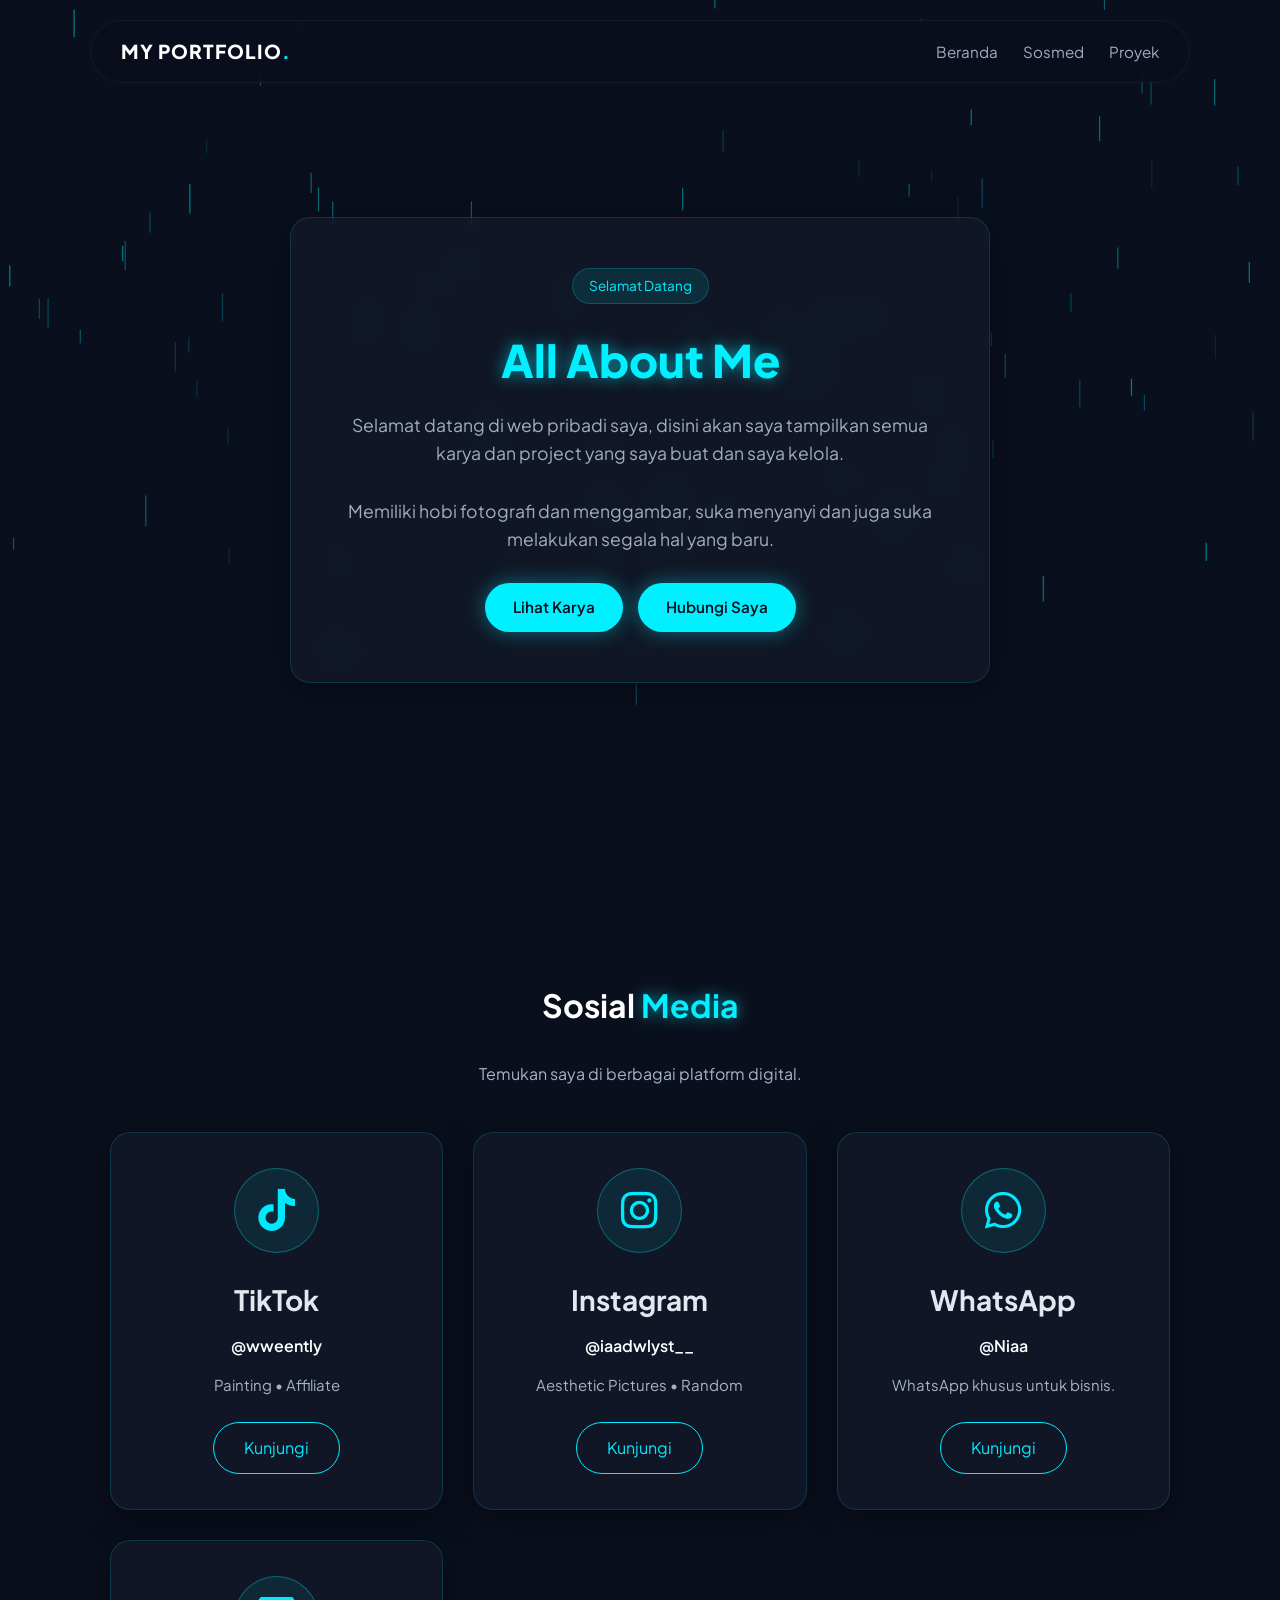
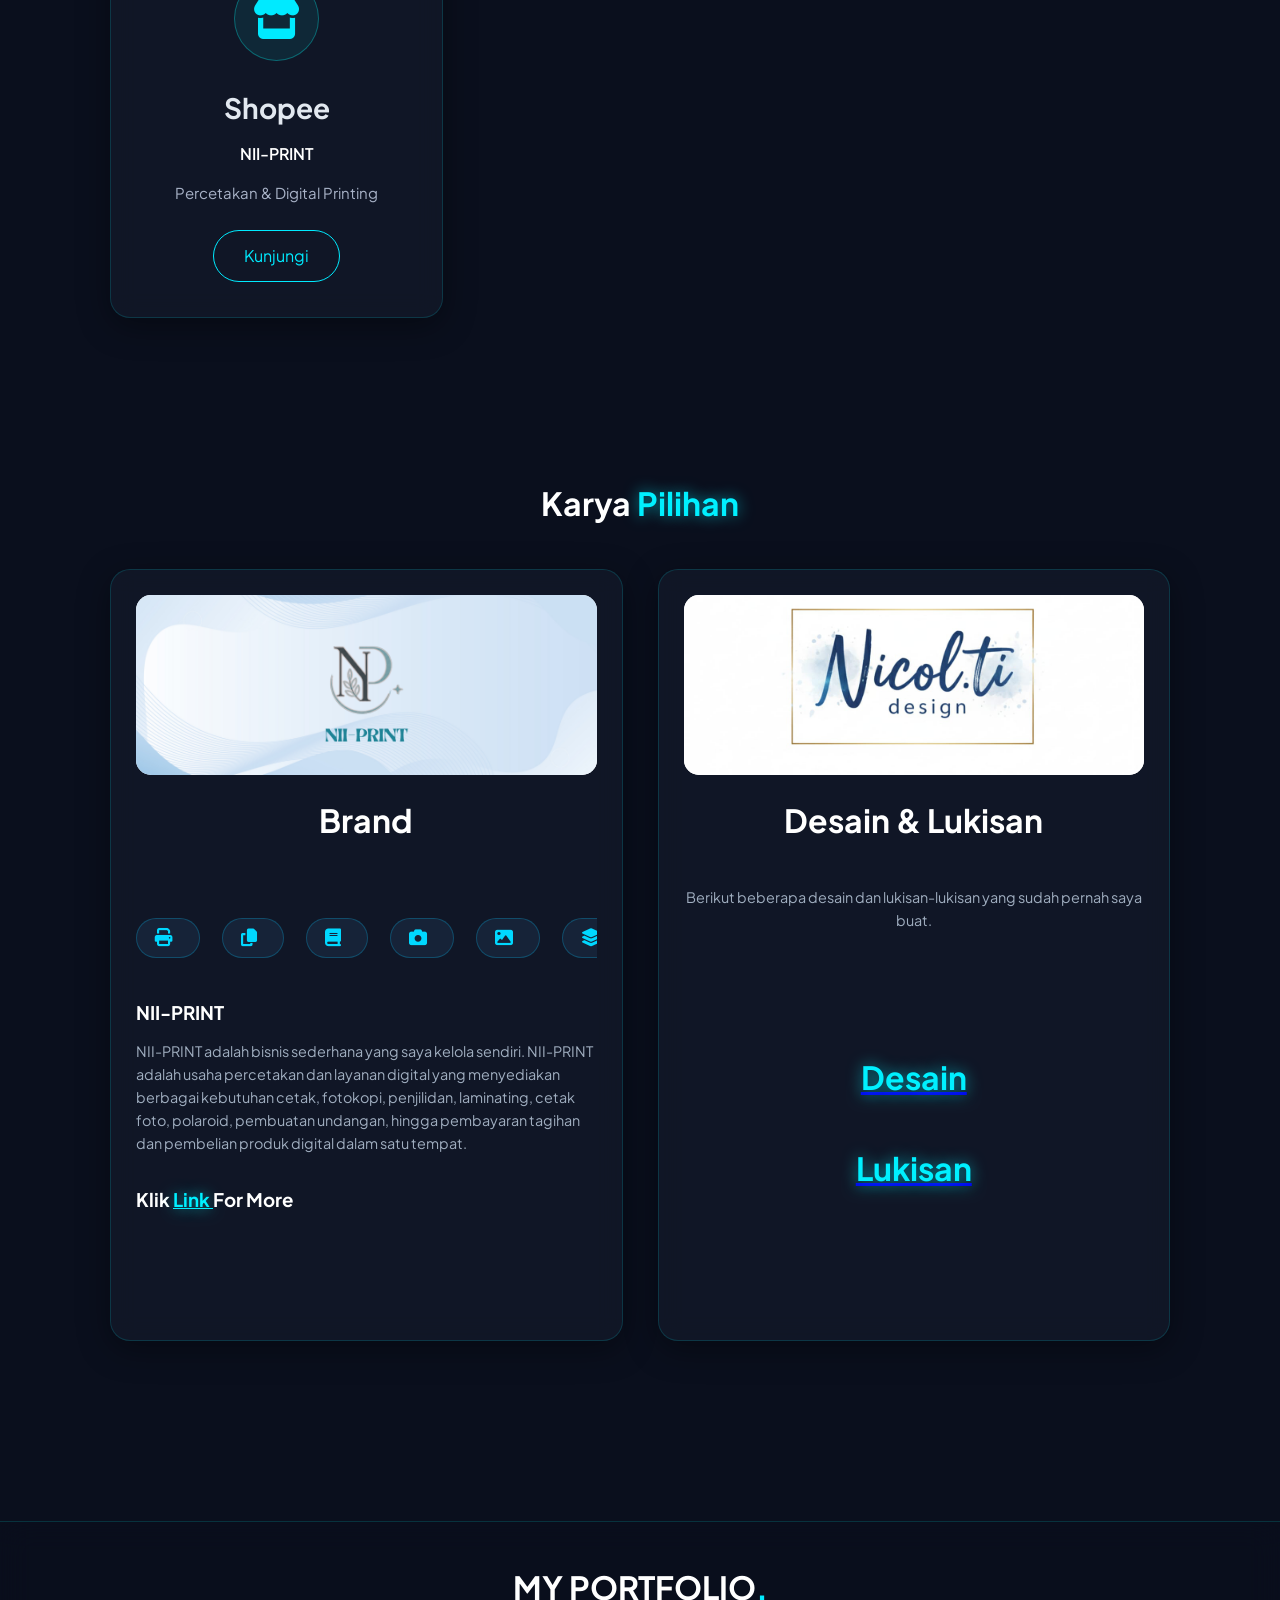
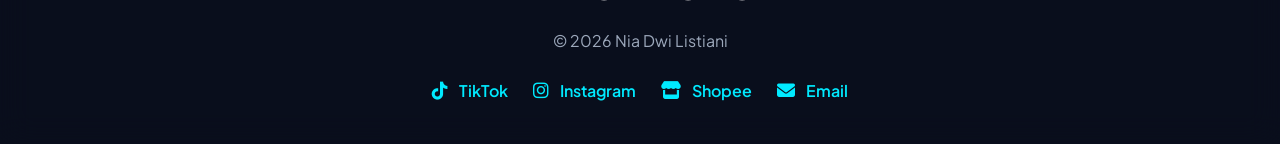
<file: index.html>
<!doctype html>
<html lang="id">
  <head>
    <link rel="stylesheet"
    href="https://cdnjs.cloudflare.com/ajax/libs/font-awesome/6.7.2/css/all.min.css">
    <meta charset="UTF-8" />
    <meta name="viewport" content="width=device-width, initial-scale=1.0" />
    <title>Portofolio Interaktif</title>
    <link rel="stylesheet" href="style.css" />

    <!-- Google Fonts -->
    <link rel="preconnect" href="https://fonts.googleapis.com" />
    <link rel="preconnect" href="https://fonts.gstatic.com" crossorigin />
    <link
      href="https://fonts.googleapis.com/css2?family=Plus+Jakarta+Sans:wght@300;400;600;800&display=swap"
      rel="stylesheet"
    />
  </head>
  <body>

    <!-- Canvas untuk Animasi Hujan Background -->
    <canvas id="rainCanvas"></canvas>

    <!-- Navigation Bar -->
    <nav class="navbar">
      <div class="logo">MY PORTFOLIO<span>.</span></div>
      <ul class="nav-links">
        <li><a href="#hero">Beranda</a></li> 
        <li><a href="#sosmed">Sosmed</a></li>
        <li><a href="#projects">Proyek</a></li>
      </ul>
    </nav>

    <!-- Hero Section -->
    <section id="hero" class="hero-section">
      <div class="glass-card hero-card">
        <span class="badge">Selamat Datang</span>
        <h1>
          <span class="text-glow">All About Me</span>
        </h1>
        <p>
          Selamat datang di web pribadi saya, disini akan saya tampilkan semua
          karya dan project yang saya buat dan saya kelola.
        </p>
        <p>
          Memiliki hobi fotografi dan menggambar, suka menyanyi dan juga
          suka melakukan segala hal yang baru.
        </p>
        <div class="hero-buttons">
          <a href="#projects" class="btn btn-primary">Lihat Karya</a>
          <a href="#sosmed" class="btn btn-primary">Hubungi Saya</a>
        </div>
      </div>
    </section>

    <!-- ================= SOSMED ================= -->

<section id="sosmed" class="content-section">
  <h2 class="section-title">Sosial <span class="text-glow">Media</span></h2>

  <p class="section-description">Temukan saya di berbagai platform digital.</p>

  <div class="social-grid">
    <!-- TikTok -->

    <div class="glass-card social-card">
      <div class="social-icon">
        <i class="fab fa-tiktok"></i>
      </div>

      <h3>TikTok</h3>

      <p>@wweently</p>

      <span>Painting • Affiliate</span>

      <a
        href="https://www.tiktok.com/@wweently?_r=1&_t=ZS-98SSx0xy06H"
        target="_blank"
        class="social-btn"
      >
        Kunjungi
      </a>
    </div>

    <!-- Instagram -->

    <div class="glass-card social-card">
      <div class="social-icon">
        <i class="fab fa-instagram"></i>
      </div>

      <h3>Instagram</h3>

      <p>@iaadwlyst__</p>

      <span>Aesthetic Pictures • Random</span>
      <a
        href="https://www.instagram.com/iaadwlyst__?igsh=MWVuN3VsY2ltOTUycg=="
        target="_blank"
        class="social-btn"
      >
        Kunjungi
      </a>
    </div>

    <!-- Instagram -->

    <div class="glass-card social-card">
      <div class="social-icon">
        <i class="fab fa-whatsapp"></i>
      </div>

      <h3>WhatsApp</h3>

      <p>@Niaa</p>

      <span>WhatsApp khusus untuk bisnis.</span>
      <a
        href="https://wa.me/085725650524"
        target="_blank"
        class="social-btn"
      >
        Kunjungi
      </a>
    </div>

   <!-- Shopee -->

        <div class="glass-card social-card">
            <div class="social-icon">
                <i class="fas fa-store"></i>
            </div>
            <h3>Shopee</h3>
            <p>NII-PRINT</p>
            <span>Percetakan & Digital Printing</span>
            <a href="shopee.co.id/niadwi_014"
               target="_blank"
               class="social-btn">
               Kunjungi
            </a>
        </div>
    </div>
</section>


    <!-- Section Proyek Singkat (Contoh) -->
    <section id="projects" class="content-section">
      <h2 class="section-title">
        Karya <span class="text-glow">Pilihan</span>
      </h2>
      <div class="grid-container">
        <div class="glass-card project-card">
          <div class="card-image-placeholder">
              <img src="gambar/Brand.png" alt="Brand">
          </div>
          <h2 class="section-title">Brand</h2>
          <div class="services-slider">
        </div>
        <div class="services-slider">
    <div class="services-track">
        <div class="service-item">
            <i class="fas fa-print"></i>
            <span></span>
        </div>
        <div class="service-item">
            <i class="fas fa-copy"></i>
            <span></span>
        </div>
        <div class="service-item">
            <i class="fas fa-book"></i>
            <span></span>
        </div>
        <div class="service-item">
            <i class="fas fa-camera"></i>
            <span></span>
        </div>
        <div class="service-item">
            <i class="fas fa-image"></i>
            <span></span>
        </div>
        <div class="service-item">
            <i class="fas fa-layer-group"></i>
            <span></span>
        </div>
        <div class="service-item">
            <i class="fas fa-envelope"></i>
            <span></span>
        </div>
        <div class="service-item">
            <i class="fas fa-mobile-screen"></i>
            <span></span>
        </div>
        <div class="service-item">
            <i class="fas fa-wifi"></i>
            <span></span>
        </div>
        <div class="service-item">
            <i class="fas fa-bolt"></i>
            <span></span>
        </div>
        <div class="service-item">
            <i class="fas fa-droplet"></i>
            <span></span>
        </div>
        <div class="service-item">
            <i class="fas fa-credit-card"></i>
            <span></span>
        </div>
        <div class="service-item">
            <i class="fas fa-palette"></i>
            <span></span>
        </div>
        <div class="service-item">
            <i class="fas fa-file-lines"></i>
            <span></span>
        </div>

        <!-- Duplikat agar animasi tidak putus -->

        <div class="service-item"><i class="fas fa-print"></i><span></span></div>
        <div class="service-item"><i class="fas fa-copy"></i><span></span></div>
        <div class="service-item"><i class="fas fa-book"></i><span></span></div>
        <div class="service-item"><i class="fas fa-camera"></i><span></span></div>
        <div class="service-item"><i class="fas fa-image"></i><span></span></div>
        <div class="service-item"><i class="fas fa-layer-group"></i><span></span></div>
        <div class="service-item"><i class="fas fa-envelope"></i><span></span></div>
        <div class="service-item"><i class="fas fa-mobile-screen"></i><span></span></div>
        <div class="service-item"><i class="fas fa-wifi"></i><span></span></div>
        <div class="service-item"><i class="fas fa-bolt"></i><span></span></div>
        <div class="service-item"><i class="fas fa-droplet"></i><span></span></div>
        <div class="service-item"><i class="fas fa-credit-card"></i><span></span>
        </div>
      </div>
    </div>
          <h3>NII-PRINT</h3>
          <p>
            NII-PRINT adalah bisnis sederhana yang saya kelola sendiri.
            NII-PRINT adalah usaha percetakan dan layanan digital yang 
            menyediakan berbagai kebutuhan cetak, fotokopi, penjilidan, 
            laminating, cetak foto, polaroid, pembuatan undangan, hingga 
            pembayaran tagihan dan pembelian produk digital dalam satu tempat.
          </p>
          <h3>Klik 
          <a href="NII-PRINT/index.html" class="text-glow">
            Link
          </a>
          </span> For More</h3>
        </div>

        <!-- Desain & Lukisan --> 
        <div class="grid-container">
        <div class="glass-card project-card">
          <div class="card-image-placeholder">
              <img src="gambar/Nicol.ti.jpg" alt="Desain">
          </div>
          <h2 class="section-title">Desain & Lukisan</h2>
          <p class="section-title">
            Berikut beberapa desain dan lukisan-lukisan yang sudah pernah saya buat.
          </p>

          <!-- Section Galeri Desain -->
          <section id="design-gallery" class="content-section">
          <a href="desain.html" class="gallery-link">
            <h2 class="section-title">
              <span class="text-glow">Desain</span>
            </h2>
          </a>
          <a href="lukisan.html" class="gallery-link">
            <h2 class="section-title">
              <span class="text-glow">Lukisan</span>
            </h2>
          </a>
        <div class="grid-container">
        </div>
        </section>
</section>
    <script src="script.js"></script>

    <!-- ================= FOOTER ================= -->

<footer class="footer">

    <div class="footer-content">

        <h2 class="footer-logo">
            MY PORTFOLIO<span>.</span>
        </h2>

        <p class="footer-copy">
            © 2026 Nia Dwi Listiani
        </p>

        <div class="footer-social">

            <a href="https://www.tiktok.com/@wweently?_r=1&_t=ZS-98SSx0xy06H" target="_blank">
                <i class="fab fa-tiktok"></i>
                TikTok
            </a>

            <a href="https://www.instagram.com/iaadwlyst__?igsh=MWVuN3VsY2ltOTUycg==" target="_blank">
                <i class="fab fa-instagram"></i>
                Instagram
            </a>

            <a href="shopee.co.id/niadwi_014" target="_blank">
                <i class="fas fa-store"></i>
                Shopee
            </a>

            <a href="mailto:listianiniadwi65@gmail.com">
                <i class="fas fa-envelope"></i>
                Email
            </a>

        </div>

    </div>

</footer>
  </body>
</html>
</file>
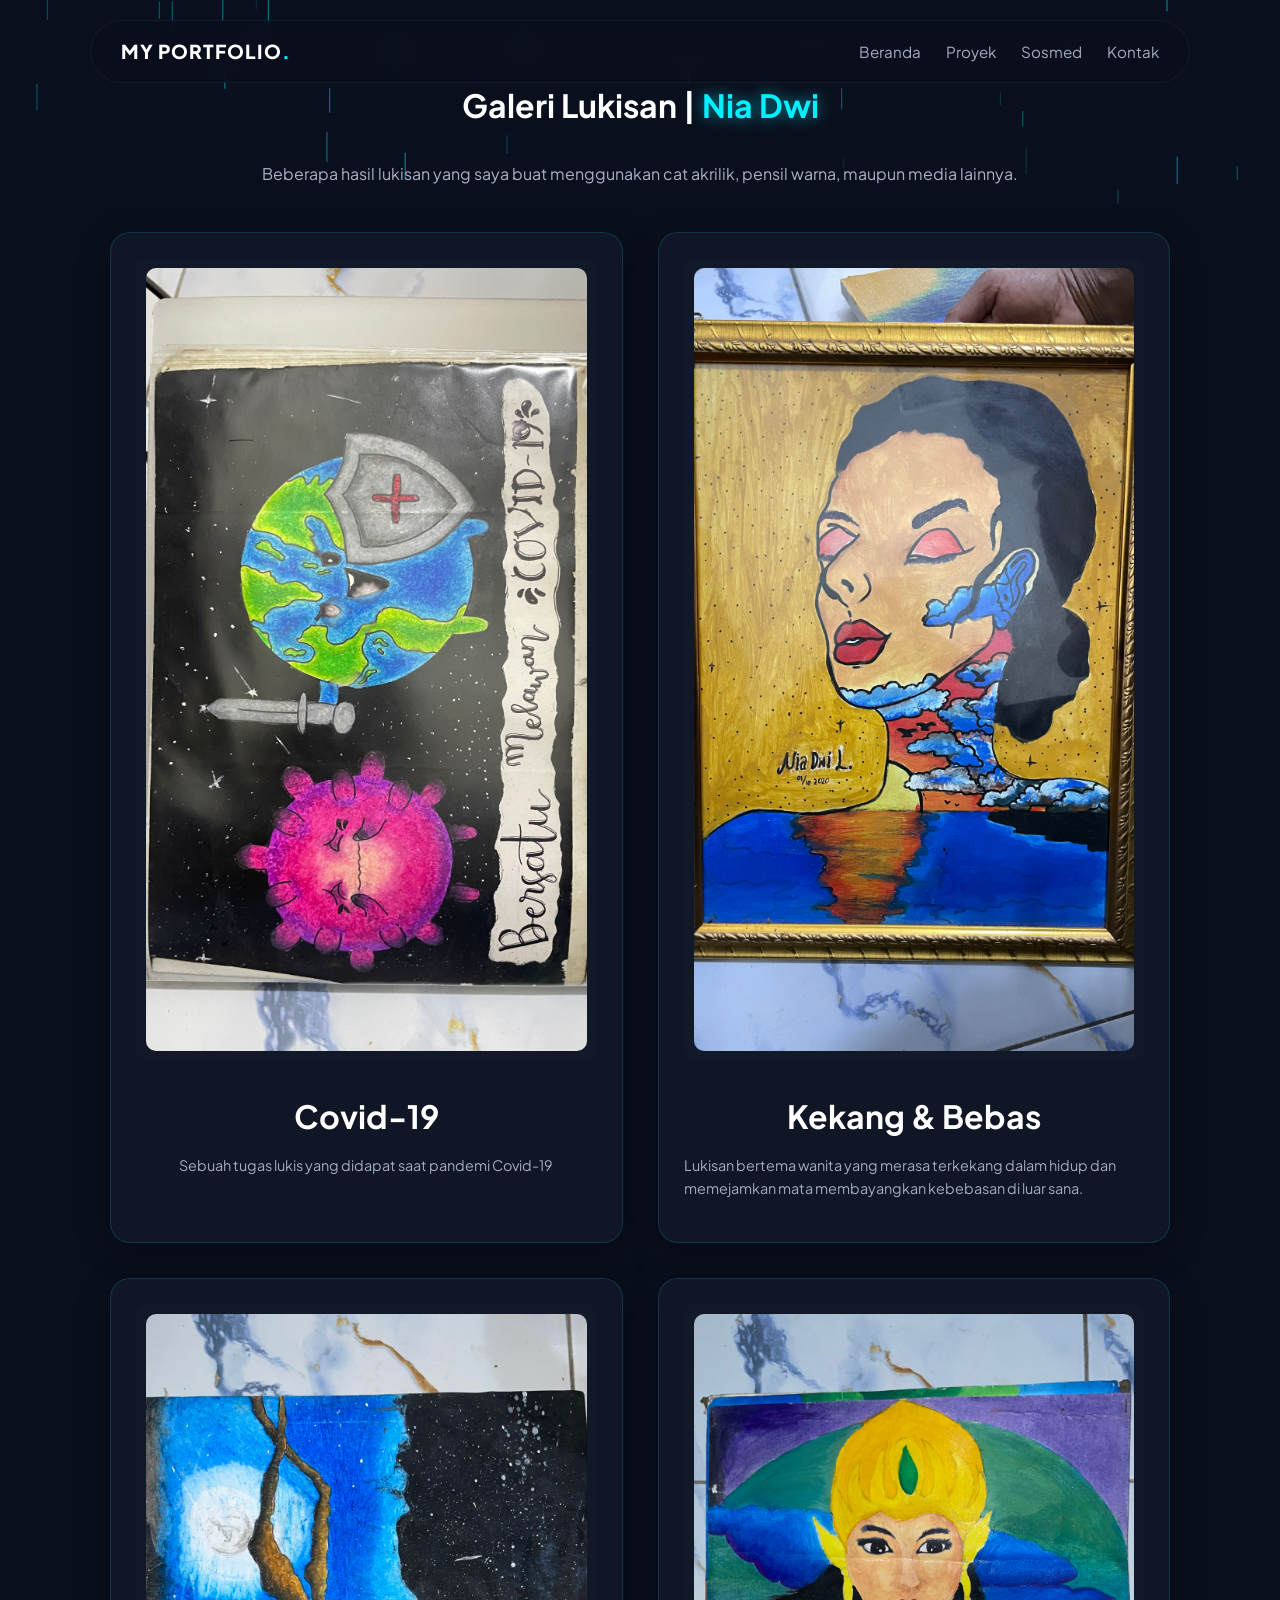
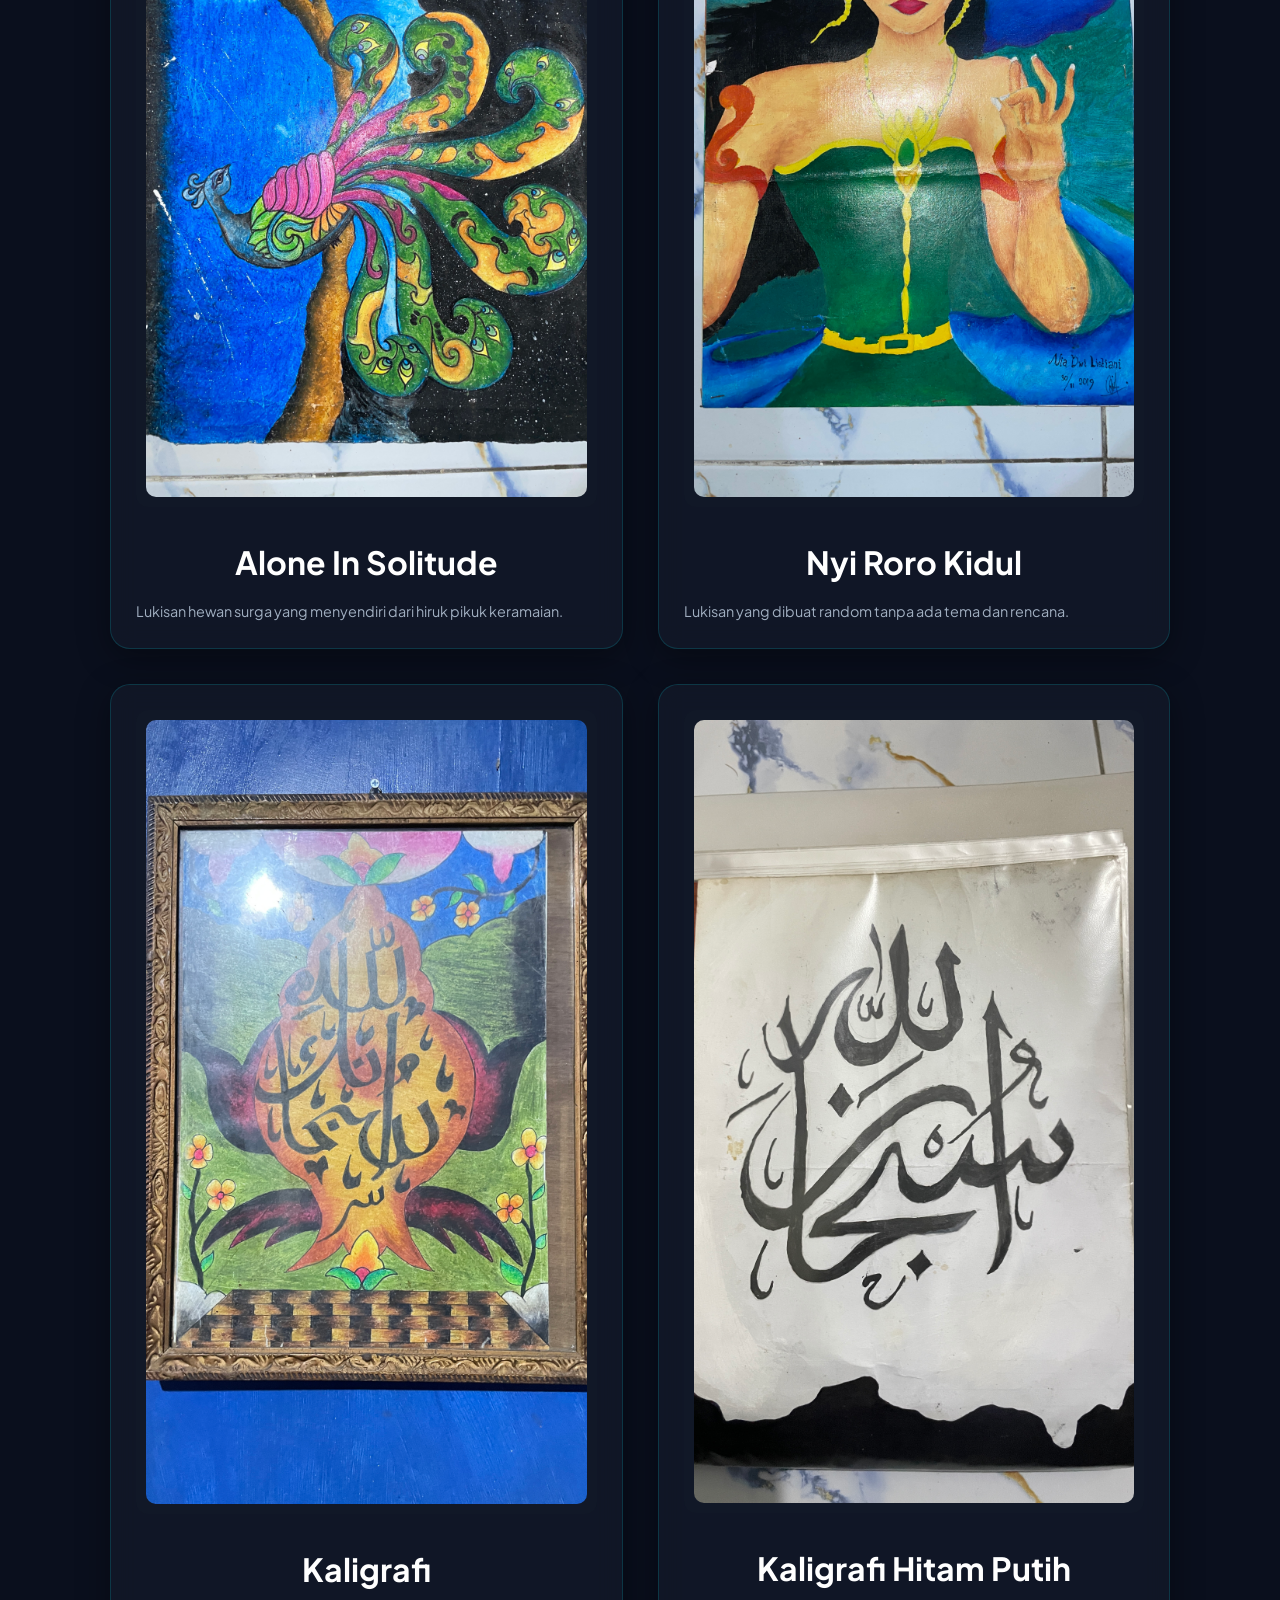
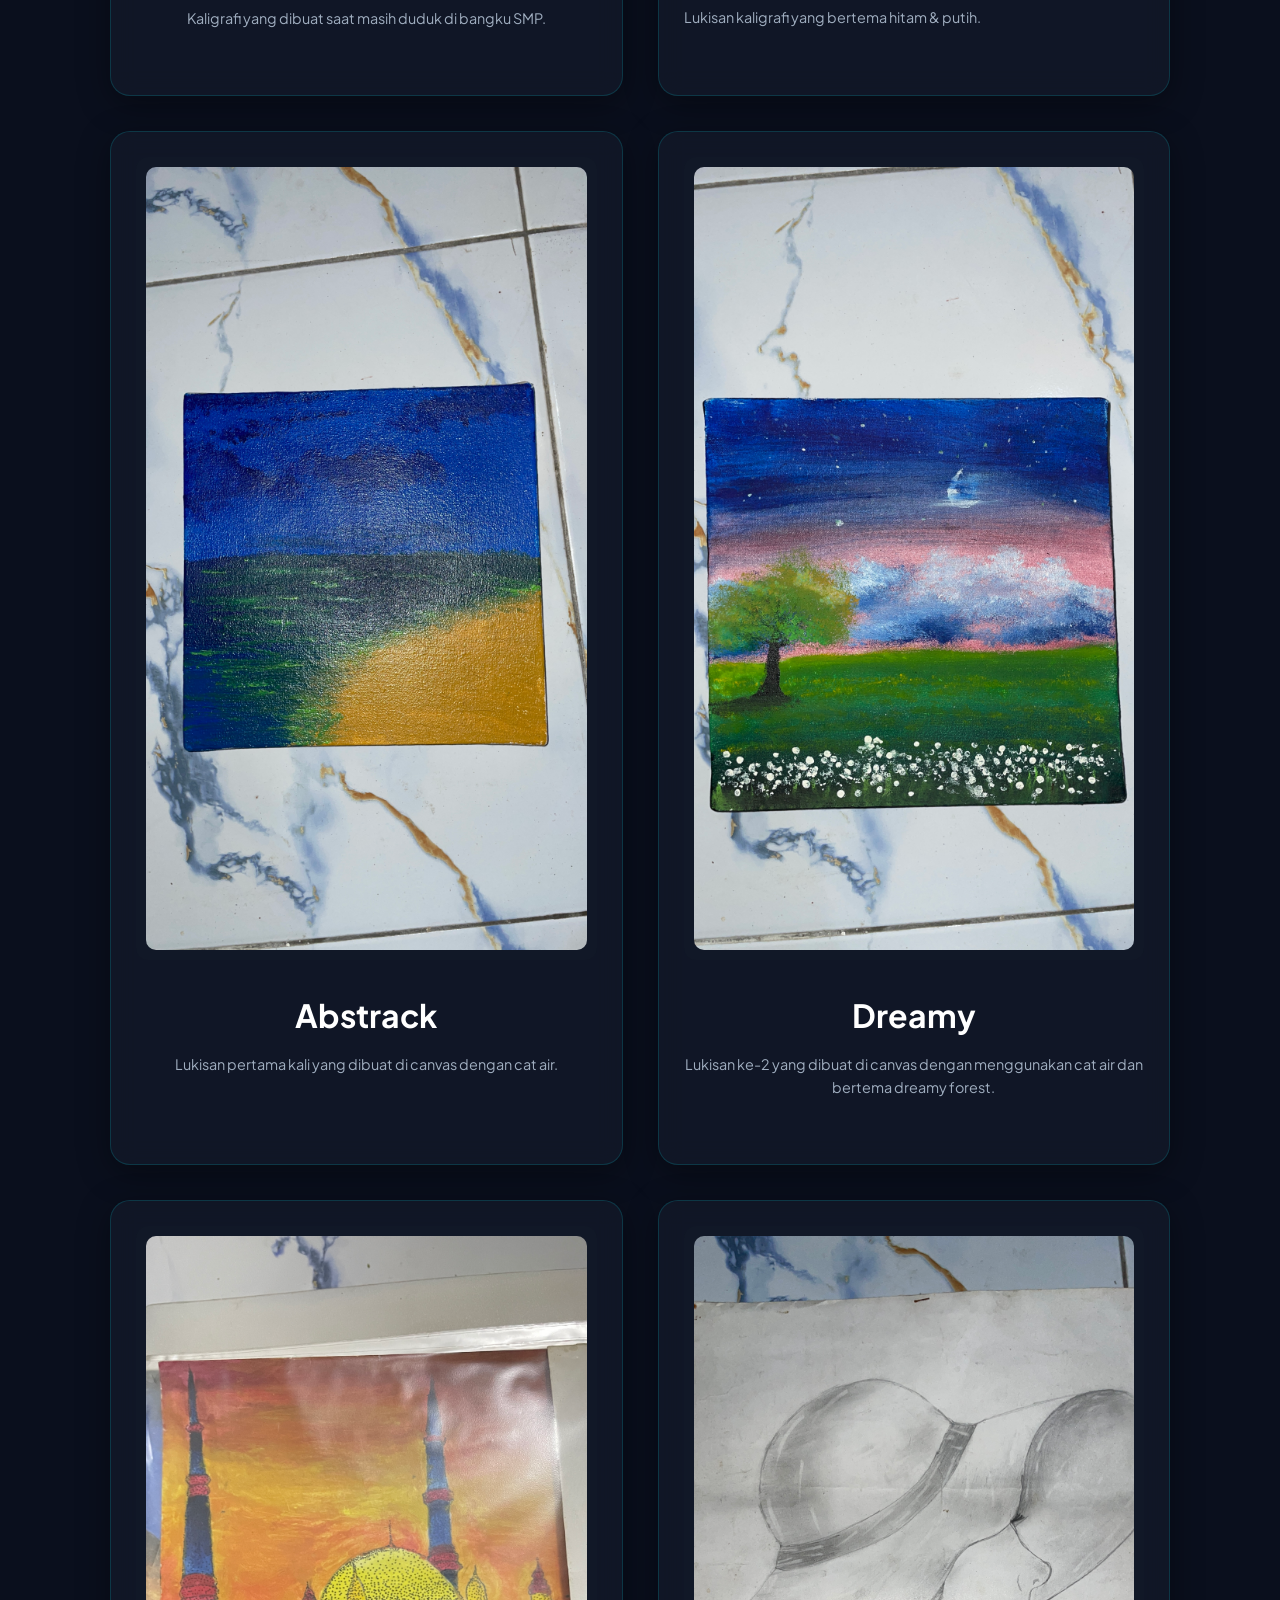
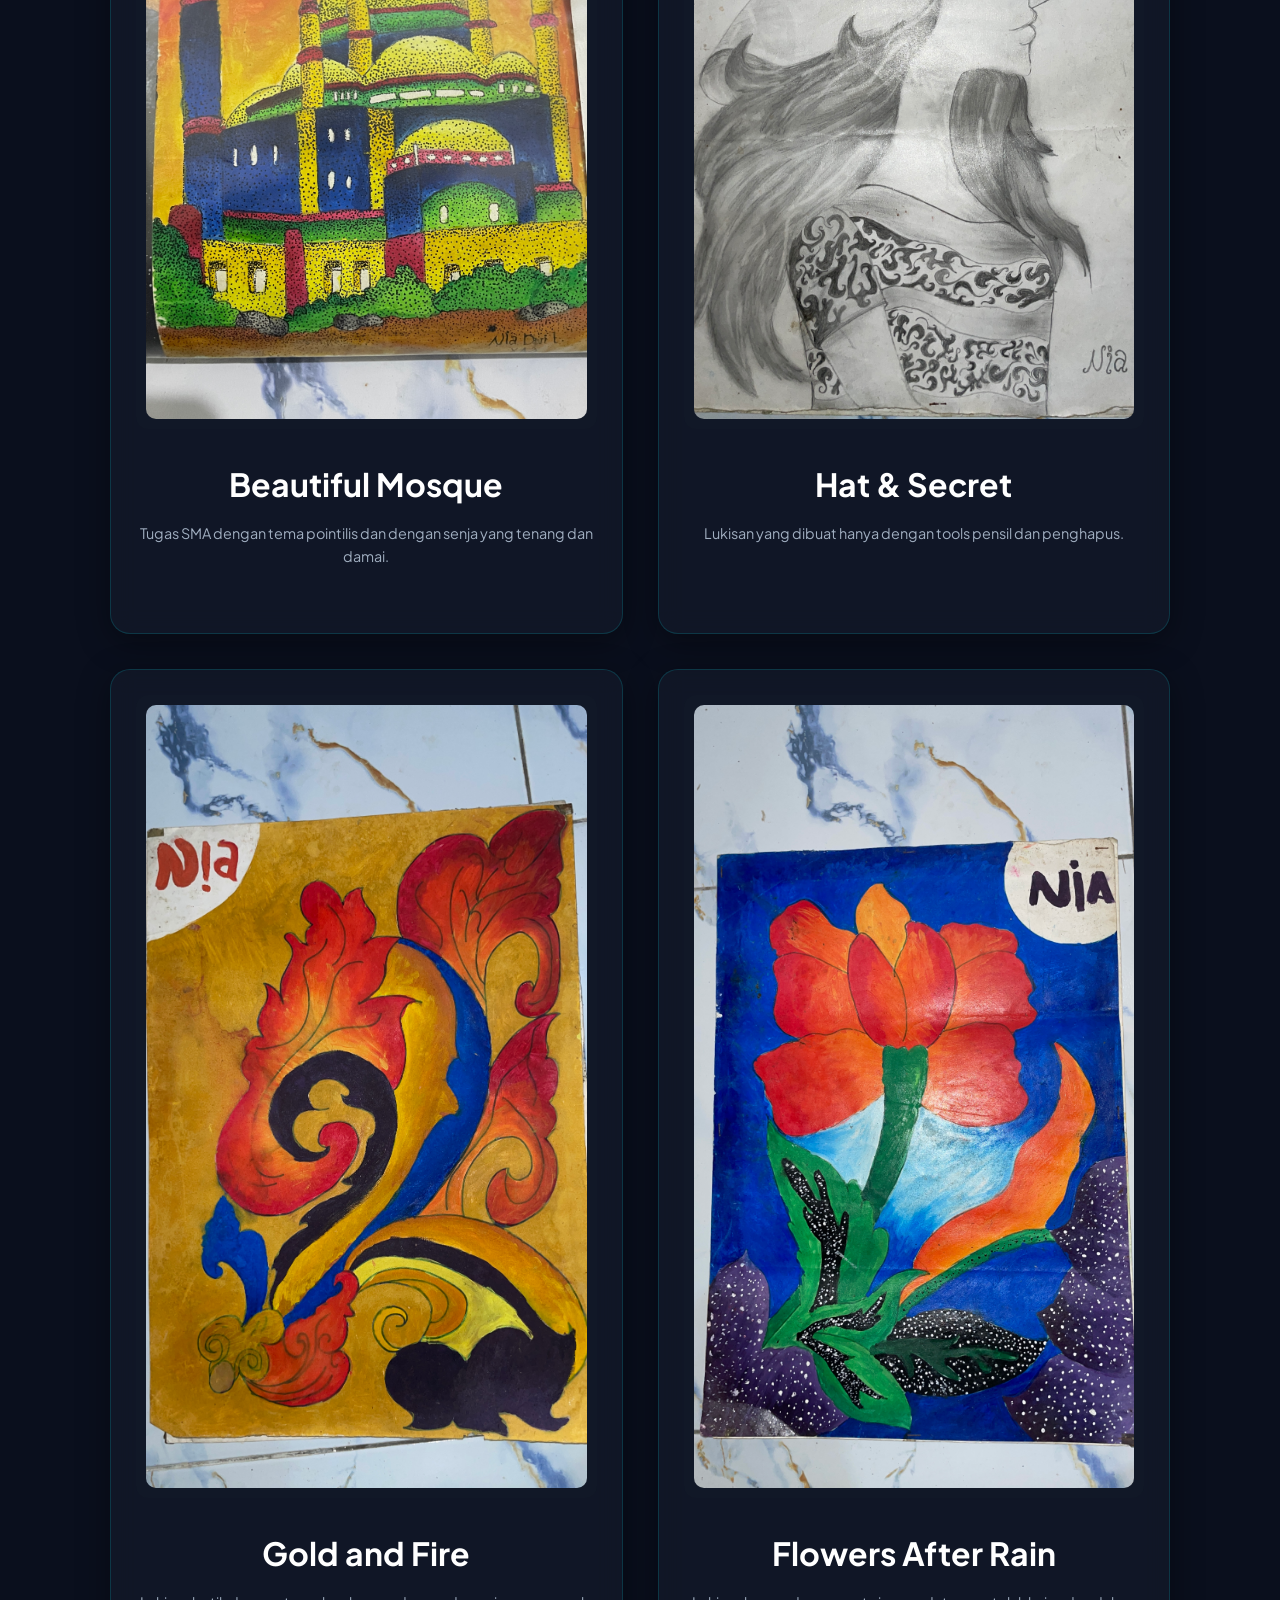
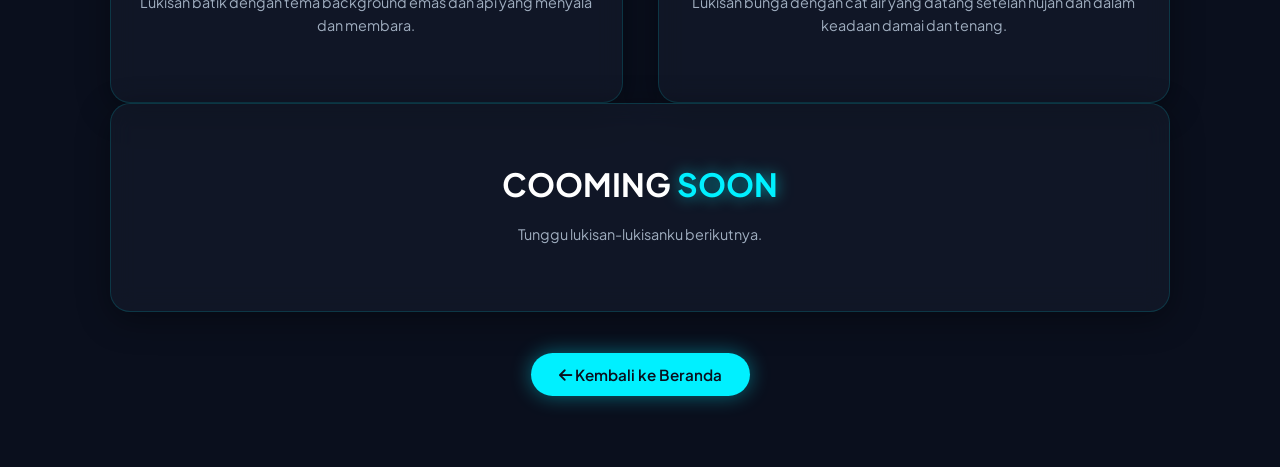
<file: lukisan.html>
<!doctype html>
<html lang="id">
  <head>
    <meta charset="UTF-8" />
    <meta name="viewport" content="width=device-width, initial-scale=1.0" />

    <title>Galeri Lukisan | Nia Dwi</title>

    <link rel="stylesheet" href="style.css" />

    <link rel="preconnect" href="https://fonts.googleapis.com" />
    <link rel="preconnect" href="https://fonts.gstatic.com" crossorigin />

    <link
      href="https://fonts.googleapis.com/css2?family=Plus+Jakarta+Sans:wght@300;400;600;800&display=swap"
      rel="stylesheet"
    />

    <link
      rel="stylesheet"
      href="https://cdnjs.cloudflare.com/ajax/libs/font-awesome/6.7.2/css/all.min.css"
    />
  </head>

  <body>
    <canvas id="rainCanvas"></canvas>

    <!-- Navbar -->
    <nav class="navbar">
      <div class="logo">MY PORTFOLIO<span>.</span></div>

      <ul class="nav-links">
        <li><a href="index.html">Beranda</a></li>
        <li><a href="index.html#projects">Proyek</a></li>
        <li><a href="index.html#sosmed">Sosmed</a></li>
        <li><a href="index.html#contact">Kontak</a></li>
      </ul>
    </nav>

    <section class="content-section">
      <h1 class="section-title">
        Galeri Lukisan | <span class="text-glow">Nia Dwi</span>
      </h1>

      <p class="section-description">
        Beberapa hasil lukisan yang saya buat menggunakan cat akrilik, pensil
        warna, maupun media lainnya.
      </p>

      <div class="grid-container">
        <!-- Lukisan 1 -->
        <div class="glass-card project-card">
          <div class="painting-image">
            <img src="lukisan/lukis 1.jpeg" alt="Lukisan 1" />
          </div>
          <h3 class="section-title">Covid-19</h3>
          <p class="section-title">
            Sebuah tugas lukis yang didapat saat pandemi Covid-19
          </p>
        </div>

        <!-- Lukisan 2 -->
        <div class="glass-card project-card">
          <div class="painting-image">
            <img src="lukisan/lukis 2.jpeg" alt="Lukisan 2" />
          </div>
          <h3 class="section-title">Kekang & Bebas</h3>
          <p>
            Lukisan bertema wanita yang merasa terkekang dalam hidup dan
            memejamkan mata membayangkan kebebasan di luar sana.
          </p>
        </div>

        <!-- Lukisan 3 -->
        <div class="glass-card project-card">
          <div class="painting-image">
            <img src="lukisan/lukis 3.jpeg" alt="Lukisan 3" />
          </div>
          <h3 class="section-title">Alone In Solitude</h3>
          <p>Lukisan hewan surga yang menyendiri dari hiruk pikuk keramaian.</p>
        </div>

        <!-- Lukisan 4 -->
        <div class="glass-card project-card">
          <div class="painting-image">
            <img src="lukisan/lukis 4.jpeg" alt="Lukisan 4" />
          </div>
          <h3 class="section-title">Nyi Roro Kidul</h3>
          <p>Lukisan yang dibuat random tanpa ada tema dan rencana.</p>
        </div>

        <!-- Lukisan 5 -->
        <div class="glass-card project-card">
          <div class="painting-image">
            <img src="lukisan/lukis 5.jpeg" alt="Lukisan 5" />
          </div>
          <h3 class="section-title">Kaligrafi</h3>
          <p class="section-title">
            Kaligrafi yang dibuat saat masih duduk di bangku SMP.
          </p>
        </div>

        <!-- Lukisan 6 -->
        <div class="glass-card project-card">
          <div class="painting-image">
            <img src="lukisan/lukis 6.jpeg" alt="Lukisan 6" />
          </div>
          <h3 class="section-title">Kaligrafi Hitam Putih</h3>
          <p>Lukisan kaligrafi yang bertema hitam & putih.</p>
        </div>

        <!-- Lukisan 7 -->
        <div class="glass-card project-card">
          <div class="painting-image">
            <img src="lukisan/lukis 12.jpeg" alt="Lukisan 7" />
          </div>
          <h3 class="section-title">Abstrack</h3>
          <p class="section-title">
            Lukisan pertama kali yang dibuat di canvas dengan cat air.
          </p>
        </div>

        <!-- Lukisan 11 -->
        <div class="glass-card project-card">
          <div class="painting-image">
            <img src="lukisan/lukis 10.jpeg" alt="Lukisan 11" />
          </div>
          <h3 class="section-title">Dreamy</h3>
          <p class="section-title">
            Lukisan ke-2 yang dibuat di canvas dengan menggunakan cat air dan
            bertema dreamy forest.
          </p>
        </div>

        <!-- Lukisan 8 -->
        <div class="glass-card project-card">
          <div class="painting-image">
            <img src="lukisan/lukis 7.jpeg" alt="Lukisan 8" />
          </div>
          <h3 class="section-title">Beautiful Mosque</h3>
          <p class="section-title">
            Tugas SMA dengan tema pointilis dan dengan senja yang tenang dan
            damai.
          </p>
        </div>

        <!-- Lukisan 9 -->
        <div class="glass-card project-card">
          <div class="painting-image">
            <img src="lukisan/lukis 8.jpeg" alt="Lukisan 9" />
          </div>
          <h3 class="section-title">Hat & Secret</h3>
          <p class="section-title">
            Lukisan yang dibuat hanya dengan tools pensil dan penghapus.
          </p>
        </div>

        <!-- Lukisan 10 -->
        <div class="glass-card project-card">
          <div class="painting-image">
            <img src="lukisan/lukis 9.jpeg" alt="Lukisan 10" />
          </div>
          <h3 class="section-title">Gold and Fire</h3>
          <p class="section-title">
            Lukisan batik dengan tema background emas dan api yang menyala dan
            membara.
          </p>
        </div>

        <!-- Lukisan 12 -->
        <div class="glass-card project-card">
          <div class="painting-image">
            <img src="lukisan/lukis 11.jpeg" alt="Lukisan 12" />
          </div>
          <h3 class="section-title">Flowers After Rain</h3>
          <p class="section-title">
            Lukisan bunga dengan cat air yang datang setelah hujan dan dalam
            keadaan damai dan tenang.
          </p>
        </div>
      </div>

      <!-- Lukisan 12 -->
        <div class="glass-card project-card">
          <h3 class="section-title">COOMING <span class="text-glow">SOON</span></h3>
          <p class="section-title">
            Tunggu lukisan-lukisanku berikutnya.
          </p>
        </div>
      </div>

      <div style="text-align: center; margin-top: 50px">
        <a href="index.html" class="btn btn-primary">
          <i class="fas fa-arrow-left"></i>
          Kembali ke Beranda
        </a>
      </div>
    </section>

    <script src="script.js"></script>
  </body>
</html>
</file>
<file: style.css>
/* --- Reset & Base Styles --- */
* {
  margin: 0;
  padding: 0;
  box-sizing: border-box;
}

body {
  font-family: "Plus Jakarta Sans", sans-serif;
  background-color: #0a0f1d; /* Dark Blue Gelap */
  color: #e2e8f0;
  overflow-x: hidden;
  line-height: 1.6;
}

/* Background Canvas Hujan */
#rainCanvas {
  position: fixed;
  top: 0;
  left: 0;
  width: 100vw;
  height: 100vh;
  z-index: -1; /* Berada di paling belakang */
  pointer-events: none;
}

/* --- Glassmorphism Component --- */
.glass-card {
  background: rgba(22, 30, 46, 0.55);
  backdrop-filter: blur(12px);
  -webkit-backdrop-filter: blur(12px);
  border: 1px solid rgba(0, 240, 255, 0.15);
  border-radius: 20px;
  box-shadow: 0 8px 32px 0 rgba(0, 0, 0, 0.37);
  transition: all 0.3s ease;
}

.glass-card:hover {
  border-color: rgba(0, 240, 255, 0.4);
  box-shadow: 0 8px 32px 0 rgba(0, 240, 255, 0.15);
}

/* --- Typography & Highlights --- */
.text-glow {
  color: #00f0ff;
  text-shadow: 0 0 15px rgba(0, 240, 255, 0.6);
}

/* --- Navbar --- */
.navbar {
  position: fixed;
  top: 20px;
  left: 50%;
  transform: translateX(-50%);
  width: 90%;
  max-width: 1100px;
  display: flex;
  justify-content: space-between;
  align-items: center;
  padding: 15px 30px;
  background: rgba(10, 15, 29, 0.7);
  backdrop-filter: blur(10px);
  border: 1px solid rgba(255, 255, 255, 0.05);
  border-radius: 50px;
  z-index: 100;
}

.logo {
  font-weight: 800;
  font-size: 1.2rem;
  letter-spacing: 1px;
  color: #ffffff;
}

.logo span {
  color: #00f0ff;
}

.nav-links {
  display: flex;
  list-style: none;
  gap: 25px;
}

.nav-links a {
  color: #a0aec0;
  text-decoration: none;
  font-size: 0.95rem;
  transition: color 0.3s;
}

.nav-links a:hover {
  color: #00f0ff;
}

/* --- Hero Section --- */
.hero-section {
  min-height: 100vh;
  display: flex;
  justify-content: center;
  align-items: center;
  padding: 20px;
}

.hero-card {
  max-width: 700px;
  padding: 50px 40px;
  text-align: center;
}

.badge {
  display: inline-block;
  padding: 6px 16px;
  background: rgba(0, 240, 255, 0.1);
  color: #00f0ff;
  border-radius: 20px;
  font-size: 0.85rem;
  margin-bottom: 20px;
  border: 1px solid rgba(0, 240, 255, 0.2);
}

.hero-card h1 {
  font-size: 2.8rem;
  font-weight: 800;
  margin-bottom: 15px;
  color: #ffffff;
}

.hero-card p {
  color: #a0aec0;
  margin-bottom: 30px;
  font-size: 1.1rem;
}

.hero-buttons {
  display: flex;
  gap: 15px;
  justify-content: center;
}

/* --- Buttons --- */
.btn {
  padding: 12px 28px;
  border-radius: 30px;
  text-decoration: none;
  font-weight: 600;
  font-size: 0.95rem;
  transition: all 0.3s ease;
}

.btn-primary {
  background: #00f0ff;
  color: #0a0f1d;
  box-shadow: 0 0 20px rgba(0, 240, 255, 0.4);
}

.btn-primary:hover {
  background: #33f3ff;
  transform: translateY(-2px);
  box-shadow: 0 0 30px rgba(0, 240, 255, 0.7);
}

.btn-secondary {
  background: transparent;
  color: #ffffff;
  border: 1px solid rgba(255, 255, 255, 0.2);
}

.btn-secondary:hover {
  border-color: #00f0ff;
  color: #00f0ff;
  transform: translateY(-2px);
}

/* --- Content & Projects Section --- */
.content-section {
  max-width: 1100px;
  margin: 0 auto;
  padding: 80px 20px;
}

.section-title {
  font-size: 2rem;
  margin-bottom: 40px;
  text-align: center;
  color: #ffffff;
}

.grid-container {
  display: grid;
  grid-template-columns: repeat(auto-fit, minmax(300px, 1fr));
  gap: 25px;
}

.project-card {
  padding: 25px;
}

.card-image-placeholder {
  width: 100%;
  height: 180px;
  display: flex;
  justify-content: center;
  align-items: center;
  background: #fff;
  border-radius: 16px;
  overflow: hidden;
}

.project-card h3 {
  color: #ffffff;
  margin-bottom: 10px;
}

.project-card p {
  color: #a0aec0;
  font-size: 0.9rem;
}
/* Atur wadah gambar agar memotong bagian gambar yang meluap */
.card-image-placeholder {
  width: 100%;
  height: 180px; /* Atau sesuaikan tinggi yang kamu inginkan */
  border-radius: 12px;
  overflow: hidden; /* Mencegah gambar keluar dari sudut melengkung */
  margin-bottom: 20px;
}

/* Atur gambar di dalamnya */
.card-image-placeholder img {
  width: 100%;
  height: 100%;
  object-fit: cover; /* Membuat gambar pas di dalam kotak tanpa merusak rasio */
  display: block;
}

.services-slider {
  width: 100%;
  overflow: hidden;
  margin-top: 2px;
  padding: 10px 0;
}

.services-track {
  display: flex;
  gap: 22px;
  width: max-content;
  animation: scroll 28s linear infinite;
}

.services-slider:hover .services-track {
  animation-play-state: paused;
}

.service-item {
  display: flex;
  align-items: center;
  gap: 8px;
  background: #162338;
  border: 1px solid rgba(0, 200, 255, 0.25);
  border-radius: 50px;
  padding: 10px 18px;
  color: #fff;
  transition: 0.3s;
  white-space: nowrap;
}

.service-item:hover {
  transform: translateY(-6px) scale(1.12);
  box-shadow: 0 0 18px rgba(0, 200, 255, 0.35);
  border-color: #00d8ff;
}

.service-item i {
  color: #00d8ff;
  font-size: 18px;
}

.project-card h3 {
  margin-top: 30px;
  margin-bottom: 12px;
}

.service-item span {
  font-size: 14px;
}

@keyframes scroll {
  from {
    transform: translateX(0);
  }
  to {
    transform: translateX(-50%);
  }
}
.container {
  display: grid;
  grid-template-columns: 1fr; /* Hanya 1 kolom, sehingga otomatis ke bawah */
  row-gap: 15px; /* Jarak pisah antar kotak */
}
.gallery-btn {
  display: inline-block;
  margin-top: 20px;
  padding: 12px 28px;
  border-radius: 50px;
  background: #00cfff;
  color: #09111f;
  text-decoration: none;
  font-weight: 700;
  transition: 0.3s;
}

.gallery-btn:hover {
  transform: translateY(-5px);
  box-shadow: 0 0 20px #00cfff;
}
#rainCanvas {
  position: fixed;
  top: 0;
  left: 0;
  width: 100%;
  height: 100%;
  z-index: -1;
}
/* =======================
   Halaman Desain
======================= */

.grid-container {
  display: grid;
  grid-template-columns: repeat(auto-fit, minmax(350px, 1fr));
  gap: 35px;
}

.project-card {
  overflow: hidden;
}

.card-image-placeholder {
  width: 100%;
  border-radius: 15px;
  overflow: hidden;
}

.card-image-placeholder img {
  width: 100%;
  height: auto;
  display: block;
  margin-bottom: 12px;
  border-radius: 12px;
  transition: 0.35s;
}

.card-image-placeholder img:hover {
  transform: scale(1.03);
}
/*=========================
        SOSMED
==========================*/

.section-description {
  text-align: center;
  color: #a8b2c7;
  margin-top: -10px;
  margin-bottom: 45px;
}

.social-grid {
  display: grid;
  grid-template-columns: repeat(auto-fit, minmax(280px, 1fr));
  gap: 30px;
}

.social-card {
  padding: 35px 25px;
  text-align: center;
  transition: 0.35s;
}

.social-card:hover {
  transform: translateY(-10px);
  box-shadow: 0 0 30px rgba(0, 255, 255, 0.18);
}

.social-icon {
  width: 85px;
  height: 85px;
  margin: auto;
  display: flex;
  justify-content: center;
  align-items: center;
  border-radius: 50%;
  background: rgba(0, 255, 255, 0.08);
  border: 1px solid rgba(0, 255, 255, 0.3);
  margin-bottom: 25px;
}

.social-icon i {
  font-size: 42px;
  color: #00eaff;
}

.social-card h3 {
  margin-bottom: 10px;
  font-size: 28px;
}

.social-card p {
  font-weight: 600;
  color: white;
}

.social-card span {
  display: block;
  margin: 15px 0 25px;
  color: #a8b2c7;
  font-size: 15px;
}

.social-btn {
  display: inline-block;
  padding: 12px 30px;
  border-radius: 50px;
  border: 1px solid #00eaff;
  color: #00eaff;
  text-decoration: none;
  transition: 0.3s;
}

.social-btn:hover {
  background: #00eaff;
  color: #08111f;
  box-shadow: 0 0 20px #00eaff;
}
/* ===========================
            FOOTER
=========================== */

.footer {
  margin-top: 100px;
  padding: 40px 20px;
  border-top: 1px solid rgba(0, 255, 255, 0.15);
  background: rgba(10, 15, 29, 0.65);
  backdrop-filter: blur(15px);
  text-align: center;
}

.footer-logo {
  font-size: 32px;
  color: white;
  margin-bottom: 15px;
}

.footer-logo span {
  color: #00eaff;
}

.footer-copy {
  color: #9ca8bb;
  margin-bottom: 25px;
}

.footer-social {
  display: flex;
  justify-content: center;
  flex-wrap: wrap;
  gap: 25px;
}

.footer-social a {
  color: #00eaff;
  text-decoration: none;
  transition: 0.3s;
  font-weight: 600;
}

.footer-social a i {
  margin-right: 8px;
  font-size: 18px;
}

.footer-social a:hover {
  color: white;
  text-shadow: 0 0 15px #00eaff;
}

/* =======================
   GALERI LUKISAN
======================= */

.painting-image {
  width: 100%;
  background: #111827;
  display: flex;
  justify-content: center;
  align-items: center;
  border-radius: 12px;
  overflow: hidden;
  padding: 10px;
}

.painting-image img {
  width: 100%;
  height: auto;
  display: block;
  object-fit: contain;
  border-radius: 10px;
  transition: 0.4s;
}
.painting-image img:hover {
  transform: scale(1.04);
}
</file>
